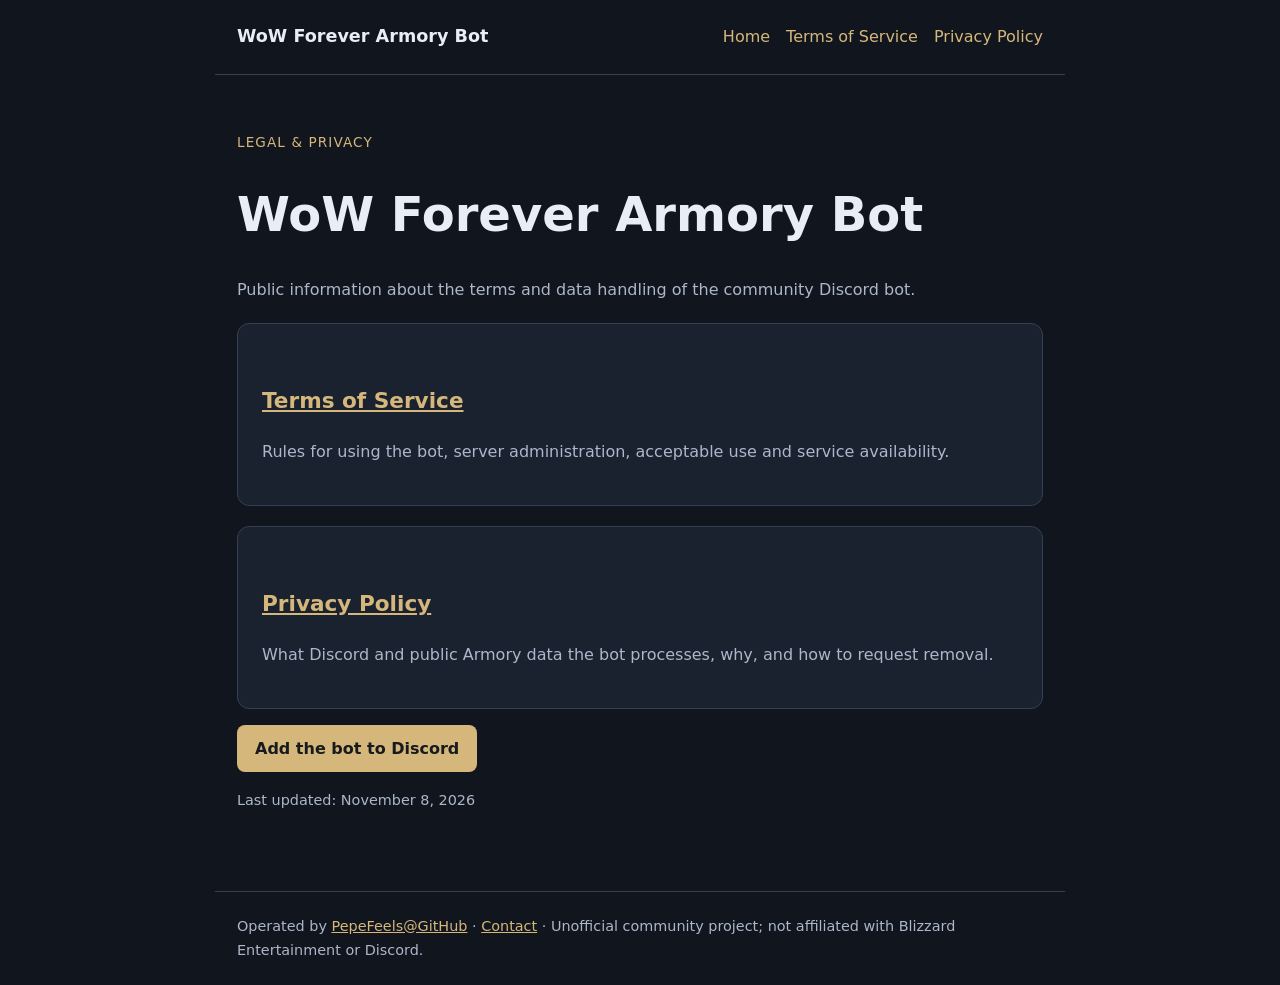
<file: index.html>
<!doctype html><html lang="en"><head><meta charset="utf-8"><meta name="viewport" content="width=device-width,initial-scale=1"><meta name="description" content="Terms of Service and Privacy Policy for the Discord bot"><title>Legal information | WoW Forever Armory Bot</title><link rel="stylesheet" href="style.css"></head><body><header><a class="brand" href="./">WoW Forever Armory Bot</a><nav><a href="./">Home</a><a href="terms.html">Terms of Service</a><a href="privacy.html">Privacy Policy</a></nav></header><main><p class="eyebrow">Legal & privacy</p><h1>WoW Forever Armory Bot</h1><p>Public information about the terms and data handling of the community Discord bot.</p><div class="card"><h2><a href="terms.html">Terms of Service</a></h2><p>Rules for using the bot, server administration, acceptable use and service availability.</p></div><div class="card"><h2><a href="privacy.html">Privacy Policy</a></h2><p>What Discord and public Armory data the bot processes, why, and how to request removal.</p></div><p><a class="button" href="https://discord.com/oauth2/authorize?client_id=1568542909404549130">Add the bot to Discord</a></p><p class="meta">Last updated: November 8, 2026</p></main><footer>Operated by <a href="https://github.com/PepeFeels">PepeFeels@GitHub</a> · <a href="mailto:344362929+PepeFeels@users.noreply.github.com">Contact</a> · Unofficial community project; not affiliated with Blizzard Entertainment or Discord.</footer></body></html>
</file>
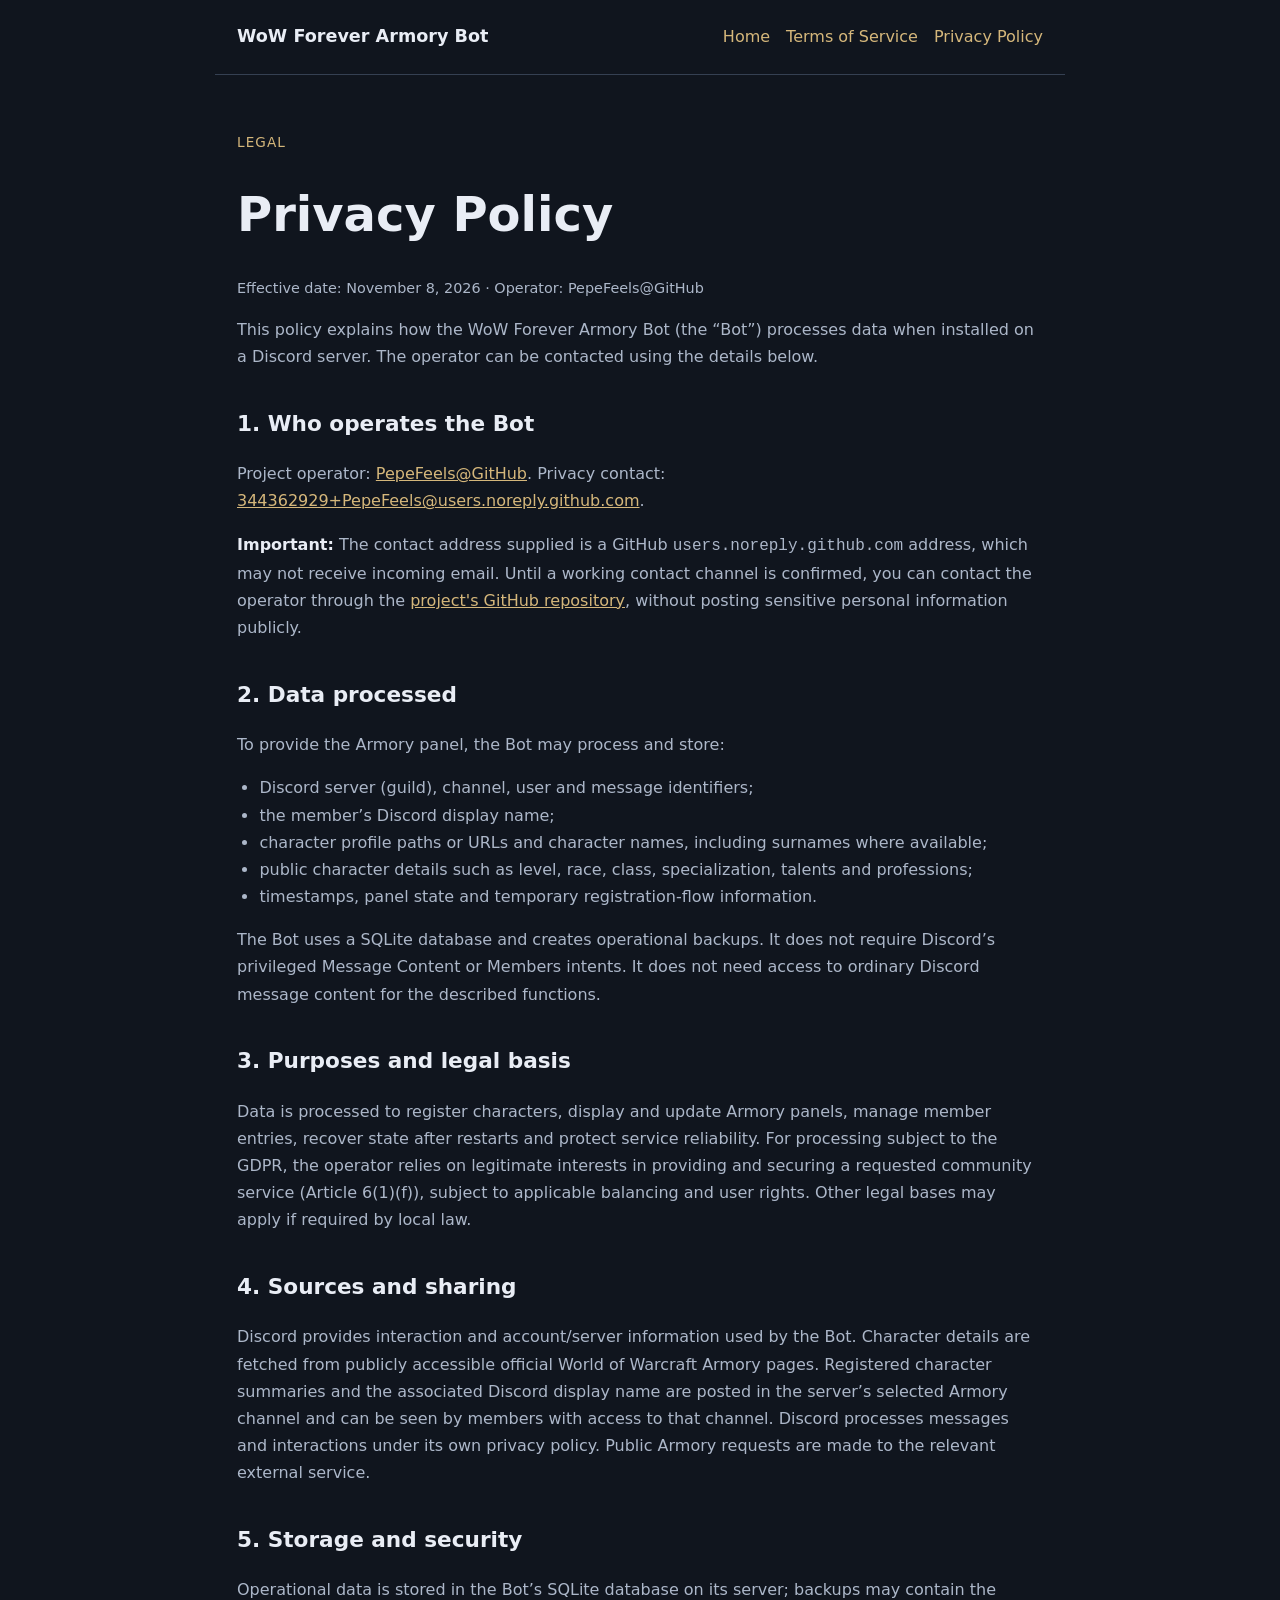
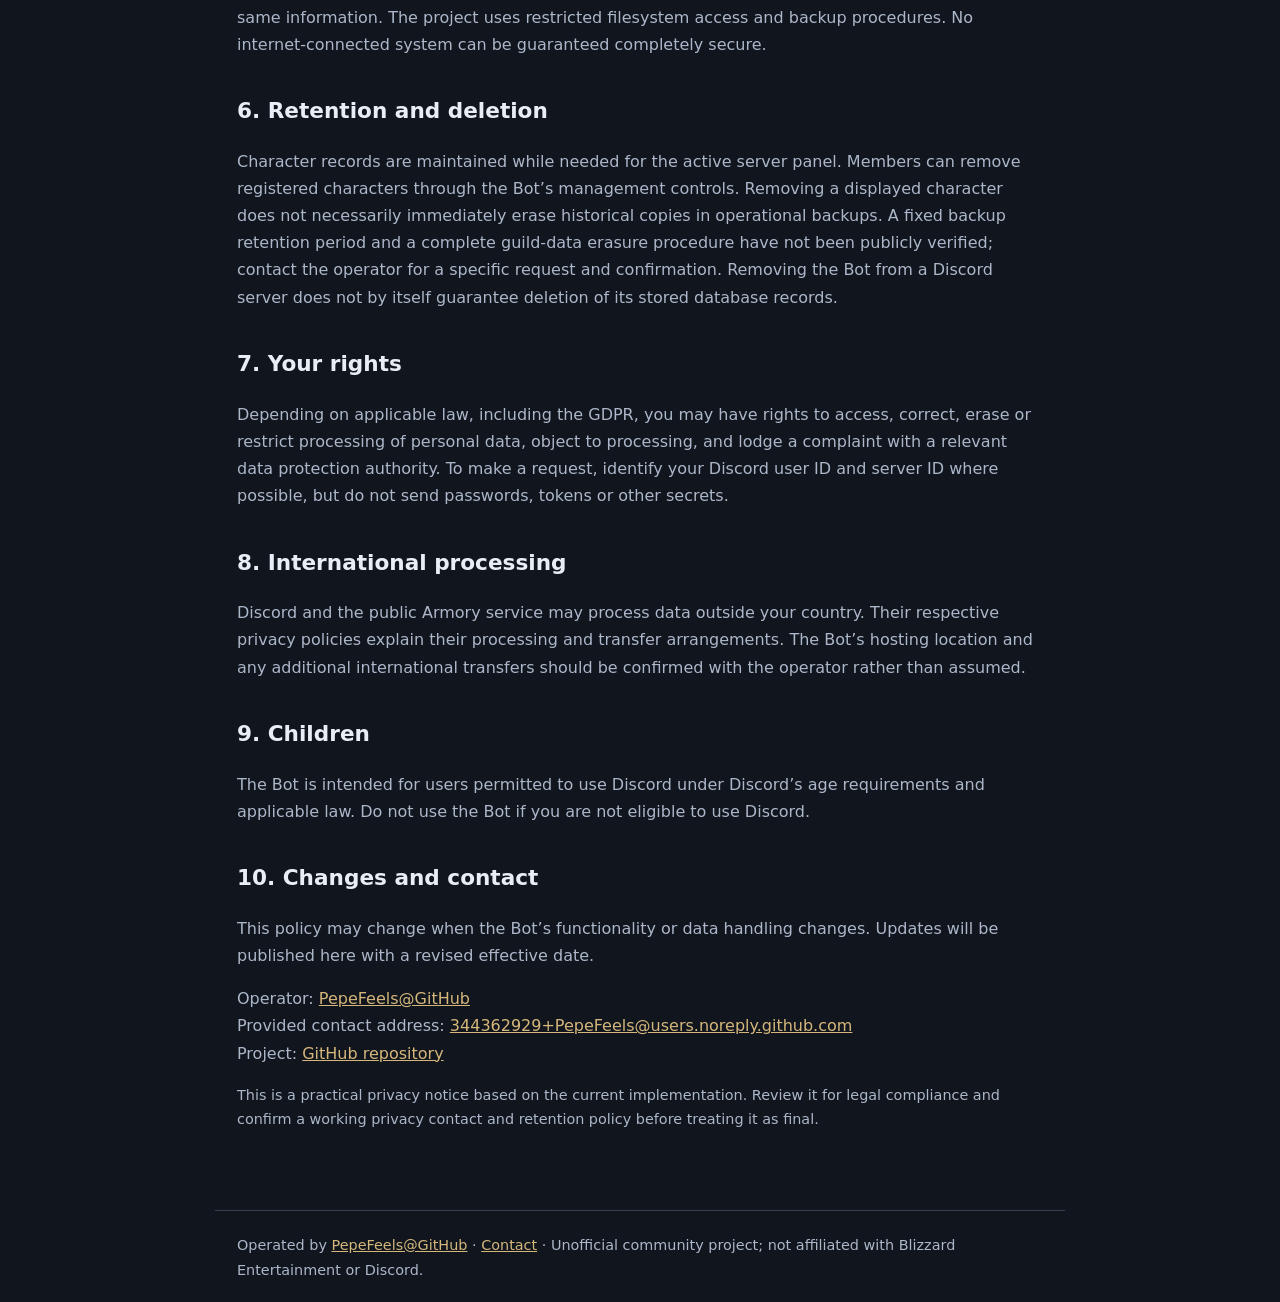
<file: privacy.html>
<!doctype html><html lang="en"><head><meta charset="utf-8"><meta name="viewport" content="width=device-width,initial-scale=1"><meta name="description" content="Privacy Policy and data handling for WoW Forever Armory Bot"><title>Privacy Policy | WoW Forever Armory Bot</title><link rel="stylesheet" href="style.css"></head><body><header><a class="brand" href="./">WoW Forever Armory Bot</a><nav><a href="./">Home</a><a href="terms.html">Terms of Service</a><a href="privacy.html">Privacy Policy</a></nav></header><main><p class="eyebrow">Legal</p><h1>Privacy Policy</h1><p class="meta">Effective date: November 8, 2026 · Operator: PepeFeels@GitHub</p><p>This policy explains how the WoW Forever Armory Bot (the “Bot”) processes data when installed on a Discord server. The operator can be contacted using the details below.</p>
<h2>1. Who operates the Bot</h2><p>Project operator: <a href="https://github.com/PepeFeels">PepeFeels@GitHub</a>. Privacy contact: <a href="mailto:344362929+PepeFeels@users.noreply.github.com">344362929+PepeFeels@users.noreply.github.com</a>.</p><p><strong>Important:</strong> The contact address supplied is a GitHub <code>users.noreply.github.com</code> address, which may not receive incoming email. Until a working contact channel is confirmed, you can contact the operator through the <a href="https://github.com/PepeFeels/wow-forever-armory-bot">project's GitHub repository</a>, without posting sensitive personal information publicly.</p>
<h2>2. Data processed</h2><p>To provide the Armory panel, the Bot may process and store:</p><ul><li>Discord server (guild), channel, user and message identifiers;</li><li>the member’s Discord display name;</li><li>character profile paths or URLs and character names, including surnames where available;</li><li>public character details such as level, race, class, specialization, talents and professions;</li><li>timestamps, panel state and temporary registration-flow information.</li></ul><p>The Bot uses a SQLite database and creates operational backups. It does not require Discord’s privileged Message Content or Members intents. It does not need access to ordinary Discord message content for the described functions.</p>
<h2>3. Purposes and legal basis</h2><p>Data is processed to register characters, display and update Armory panels, manage member entries, recover state after restarts and protect service reliability. For processing subject to the GDPR, the operator relies on legitimate interests in providing and securing a requested community service (Article 6(1)(f)), subject to applicable balancing and user rights. Other legal bases may apply if required by local law.</p>
<h2>4. Sources and sharing</h2><p>Discord provides interaction and account/server information used by the Bot. Character details are fetched from publicly accessible official World of Warcraft Armory pages. Registered character summaries and the associated Discord display name are posted in the server’s selected Armory channel and can be seen by members with access to that channel. Discord processes messages and interactions under its own privacy policy. Public Armory requests are made to the relevant external service.</p>
<h2>5. Storage and security</h2><p>Operational data is stored in the Bot’s SQLite database on its server; backups may contain the same information. The project uses restricted filesystem access and backup procedures. No internet-connected system can be guaranteed completely secure.</p>
<h2>6. Retention and deletion</h2><p>Character records are maintained while needed for the active server panel. Members can remove registered characters through the Bot’s management controls. Removing a displayed character does not necessarily immediately erase historical copies in operational backups. A fixed backup retention period and a complete guild-data erasure procedure have not been publicly verified; contact the operator for a specific request and confirmation. Removing the Bot from a Discord server does not by itself guarantee deletion of its stored database records.</p>
<h2>7. Your rights</h2><p>Depending on applicable law, including the GDPR, you may have rights to access, correct, erase or restrict processing of personal data, object to processing, and lodge a complaint with a relevant data protection authority. To make a request, identify your Discord user ID and server ID where possible, but do not send passwords, tokens or other secrets.</p>
<h2>8. International processing</h2><p>Discord and the public Armory service may process data outside your country. Their respective privacy policies explain their processing and transfer arrangements. The Bot’s hosting location and any additional international transfers should be confirmed with the operator rather than assumed.</p>
<h2>9. Children</h2><p>The Bot is intended for users permitted to use Discord under Discord’s age requirements and applicable law. Do not use the Bot if you are not eligible to use Discord.</p>
<h2>10. Changes and contact</h2><p>This policy may change when the Bot’s functionality or data handling changes. Updates will be published here with a revised effective date.</p><p>Operator: <a href="https://github.com/PepeFeels">PepeFeels@GitHub</a><br>Provided contact address: <a href="mailto:344362929+PepeFeels@users.noreply.github.com">344362929+PepeFeels@users.noreply.github.com</a><br>Project: <a href="https://github.com/PepeFeels/wow-forever-armory-bot">GitHub repository</a></p><p class="meta">This is a practical privacy notice based on the current implementation. Review it for legal compliance and confirm a working privacy contact and retention policy before treating it as final.</p></main><footer>Operated by <a href="https://github.com/PepeFeels">PepeFeels@GitHub</a> · <a href="mailto:344362929+PepeFeels@users.noreply.github.com">Contact</a> · Unofficial community project; not affiliated with Blizzard Entertainment or Discord.</footer></body></html>
</file>
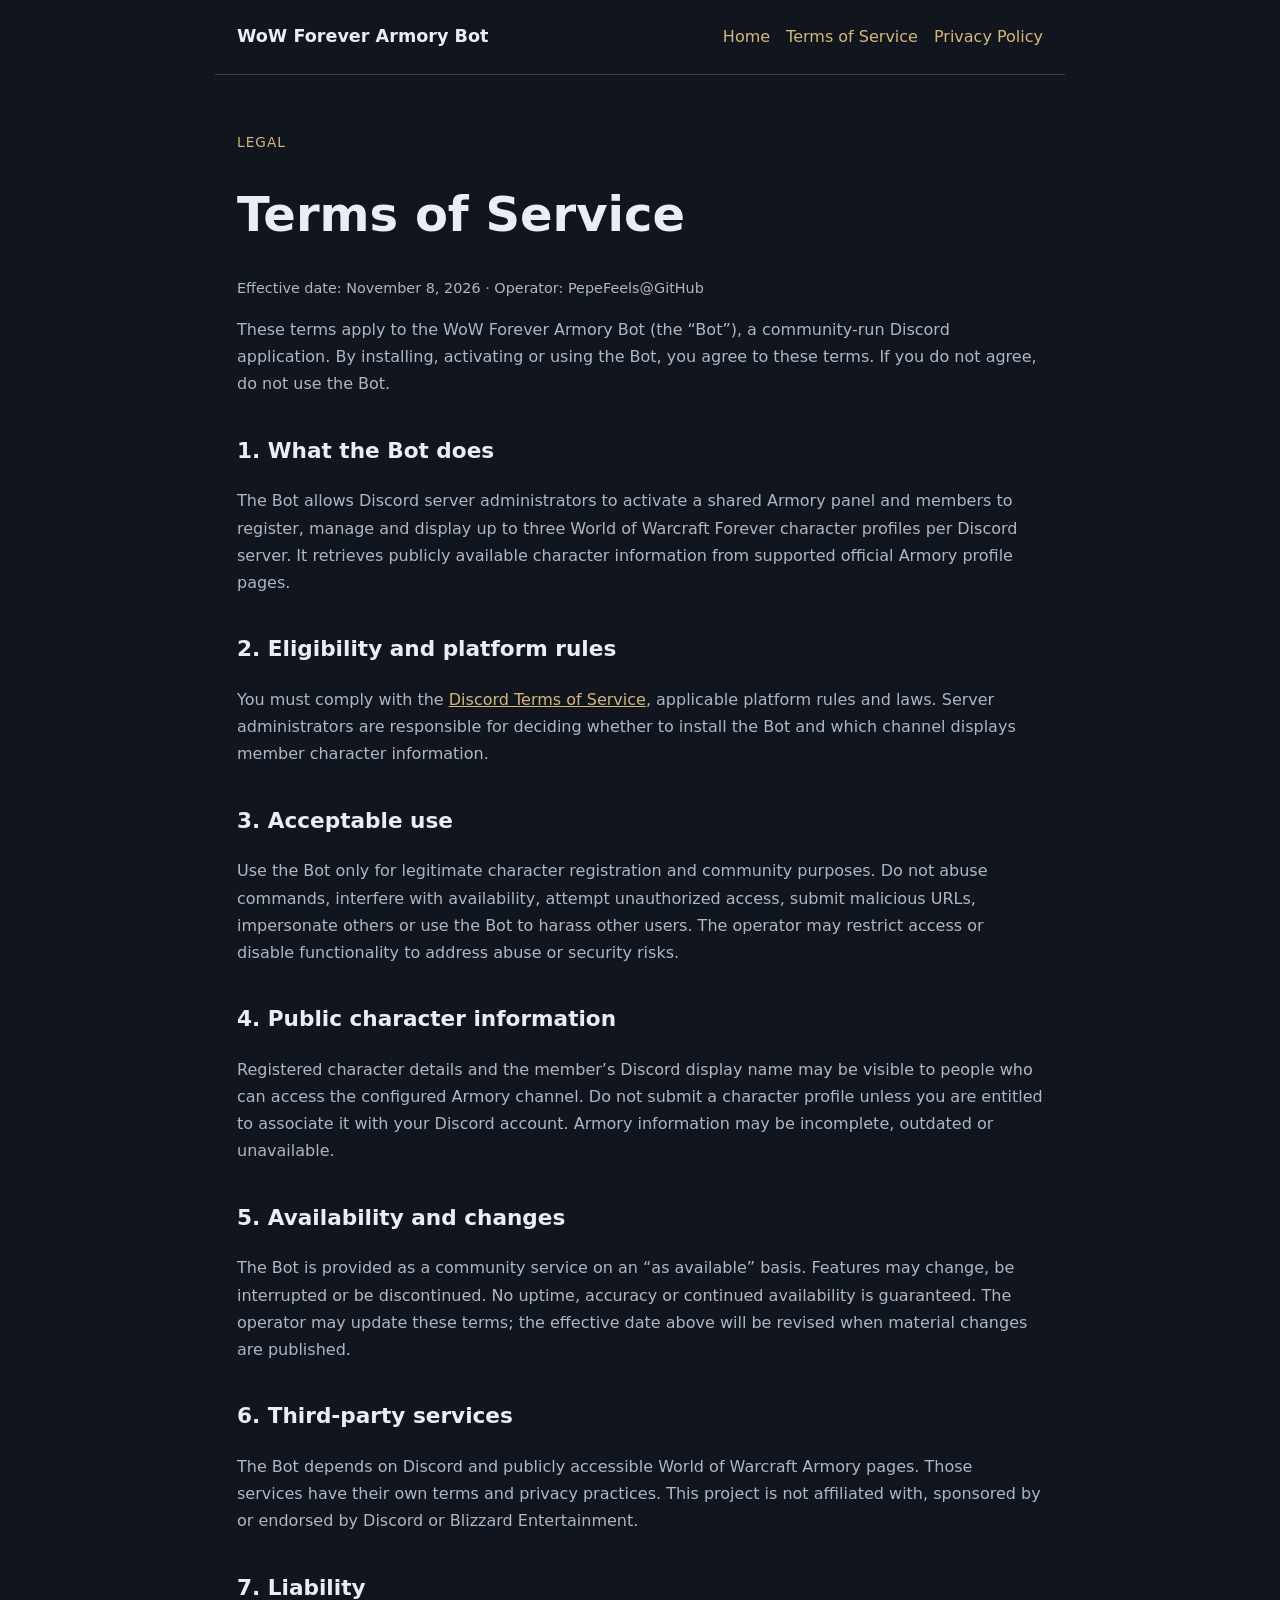
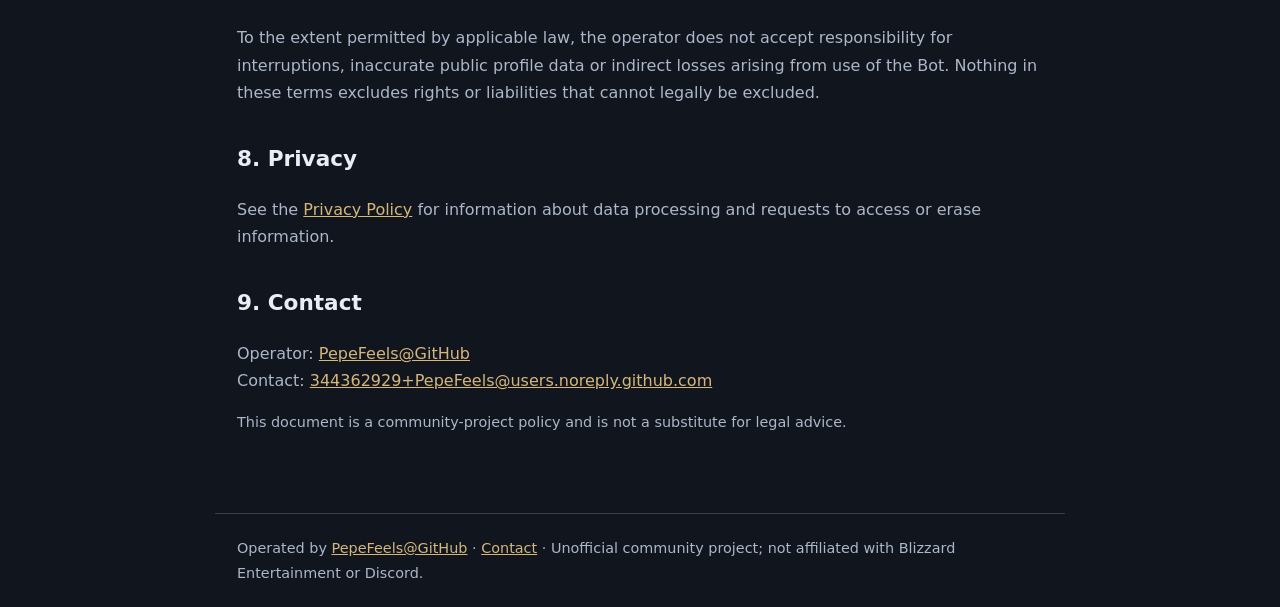
<file: terms.html>
<!doctype html><html lang="en"><head><meta charset="utf-8"><meta name="viewport" content="width=device-width,initial-scale=1"><meta name="description" content="Terms of Service for WoW Forever Armory Bot"><title>Terms of Service | WoW Forever Armory Bot</title><link rel="stylesheet" href="style.css"></head><body><header><a class="brand" href="./">WoW Forever Armory Bot</a><nav><a href="./">Home</a><a href="terms.html">Terms of Service</a><a href="privacy.html">Privacy Policy</a></nav></header><main><p class="eyebrow">Legal</p><h1>Terms of Service</h1><p class="meta">Effective date: November 8, 2026 · Operator: PepeFeels@GitHub</p><p>These terms apply to the WoW Forever Armory Bot (the “Bot”), a community-run Discord application. By installing, activating or using the Bot, you agree to these terms. If you do not agree, do not use the Bot.</p>
<h2>1. What the Bot does</h2><p>The Bot allows Discord server administrators to activate a shared Armory panel and members to register, manage and display up to three World of Warcraft Forever character profiles per Discord server. It retrieves publicly available character information from supported official Armory profile pages.</p>
<h2>2. Eligibility and platform rules</h2><p>You must comply with the <a href="https://discord.com/terms">Discord Terms of Service</a>, applicable platform rules and laws. Server administrators are responsible for deciding whether to install the Bot and which channel displays member character information.</p>
<h2>3. Acceptable use</h2><p>Use the Bot only for legitimate character registration and community purposes. Do not abuse commands, interfere with availability, attempt unauthorized access, submit malicious URLs, impersonate others or use the Bot to harass other users. The operator may restrict access or disable functionality to address abuse or security risks.</p>
<h2>4. Public character information</h2><p>Registered character details and the member’s Discord display name may be visible to people who can access the configured Armory channel. Do not submit a character profile unless you are entitled to associate it with your Discord account. Armory information may be incomplete, outdated or unavailable.</p>
<h2>5. Availability and changes</h2><p>The Bot is provided as a community service on an “as available” basis. Features may change, be interrupted or be discontinued. No uptime, accuracy or continued availability is guaranteed. The operator may update these terms; the effective date above will be revised when material changes are published.</p>
<h2>6. Third-party services</h2><p>The Bot depends on Discord and publicly accessible World of Warcraft Armory pages. Those services have their own terms and privacy practices. This project is not affiliated with, sponsored by or endorsed by Discord or Blizzard Entertainment.</p>
<h2>7. Liability</h2><p>To the extent permitted by applicable law, the operator does not accept responsibility for interruptions, inaccurate public profile data or indirect losses arising from use of the Bot. Nothing in these terms excludes rights or liabilities that cannot legally be excluded.</p>
<h2>8. Privacy</h2><p>See the <a href="privacy.html">Privacy Policy</a> for information about data processing and requests to access or erase information.</p>
<h2>9. Contact</h2><p>Operator: <a href="https://github.com/PepeFeels">PepeFeels@GitHub</a><br>Contact: <a href="mailto:344362929+PepeFeels@users.noreply.github.com">344362929+PepeFeels@users.noreply.github.com</a></p><p class="meta">This document is a community-project policy and is not a substitute for legal advice.</p></main><footer>Operated by <a href="https://github.com/PepeFeels">PepeFeels@GitHub</a> · <a href="mailto:344362929+PepeFeels@users.noreply.github.com">Contact</a> · Unofficial community project; not affiliated with Blizzard Entertainment or Discord.</footer></body></html>
</file>
<file: style.css>
:root{color-scheme:dark;--bg:#10151e;--panel:#1a2230;--text:#e9edf5;--muted:#acb7c9;--accent:#d5b77b;--line:#354052}*{box-sizing:border-box}body{margin:0;background:var(--bg);color:var(--text);font:16px/1.7 system-ui,-apple-system,Segoe UI,sans-serif}header,main,footer{max-width:850px;margin:auto;padding:22px}header{display:flex;gap:18px;align-items:center;justify-content:space-between;border-bottom:1px solid var(--line)}nav{display:flex;gap:16px;flex-wrap:wrap}a{color:var(--accent)}nav a{text-decoration:none}nav a:hover{text-decoration:underline}.brand{font-weight:750;font-size:1.1rem;color:var(--text);text-decoration:none}main{padding-top:42px;padding-bottom:64px}h1{font-size:clamp(2rem,5vw,3rem);line-height:1.2}h2{margin-top:2.2rem;font-size:1.35rem}h3{margin-top:1.4rem;font-size:1.05rem}p,li{color:var(--muted)}strong{color:var(--text)}.card{background:var(--panel);border:1px solid var(--line);border-radius:12px;padding:24px;margin-top:20px}.eyebrow{color:var(--accent);font-size:.85rem;letter-spacing:.08em;text-transform:uppercase}.meta{font-size:.9rem;color:var(--muted)}footer{border-top:1px solid var(--line);color:var(--muted);font-size:.9rem}.button{display:inline-block;padding:10px 18px;background:var(--accent);color:#171a1e;border-radius:8px;font-weight:700;text-decoration:none}ul{padding-left:1.4rem}@media(max-width:580px){header{display:block}nav{margin-top:10px}}
</file>
